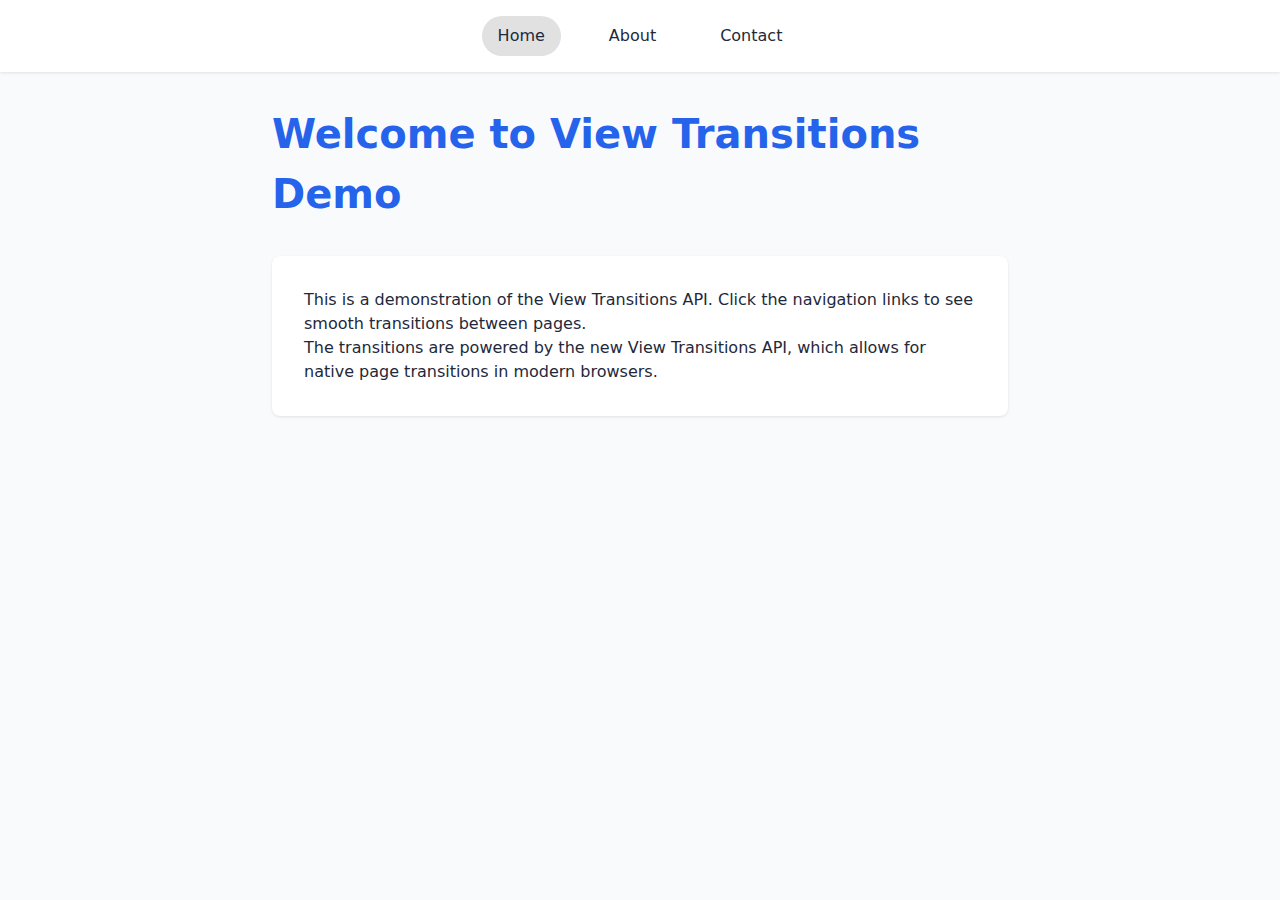
<file: index.html>
<!DOCTYPE html>
<html lang="en">

<head>
  <meta charset="UTF-8">
  <meta name="viewport" content="width=device-width, initial-scale=1.0">
  <title>Home - View Transitions Demo</title>
  <link rel="stylesheet" href="styles.css">
</head>

<body>
  <nav>
    <ul>
      <li><a href="index.html" aria-current="page">Home</a></li>
      <li><a href="about.html">About</a></li>
      <li><a href="contact.html">Contact</a></li>
    </ul>
  </nav>

  <div class="container">
    <main>
      <h1>Welcome to View Transitions Demo</h1>
      <div class="content">
        <p>This is a demonstration of the View Transitions API. Click the navigation links to see smooth transitions between pages.</p>
        <p>The transitions are powered by the new View Transitions API, which allows for native page transitions in modern browsers.</p>
      </div>
    </main>
  </div>
  <script type="speculationrules">
  {
    "prerender": [
      {
        "where": {
          "href_matches": "/*"
        },
        "eagerness": "moderate"
      }
    ]
  }
</script>
</body>

</html>
</file>
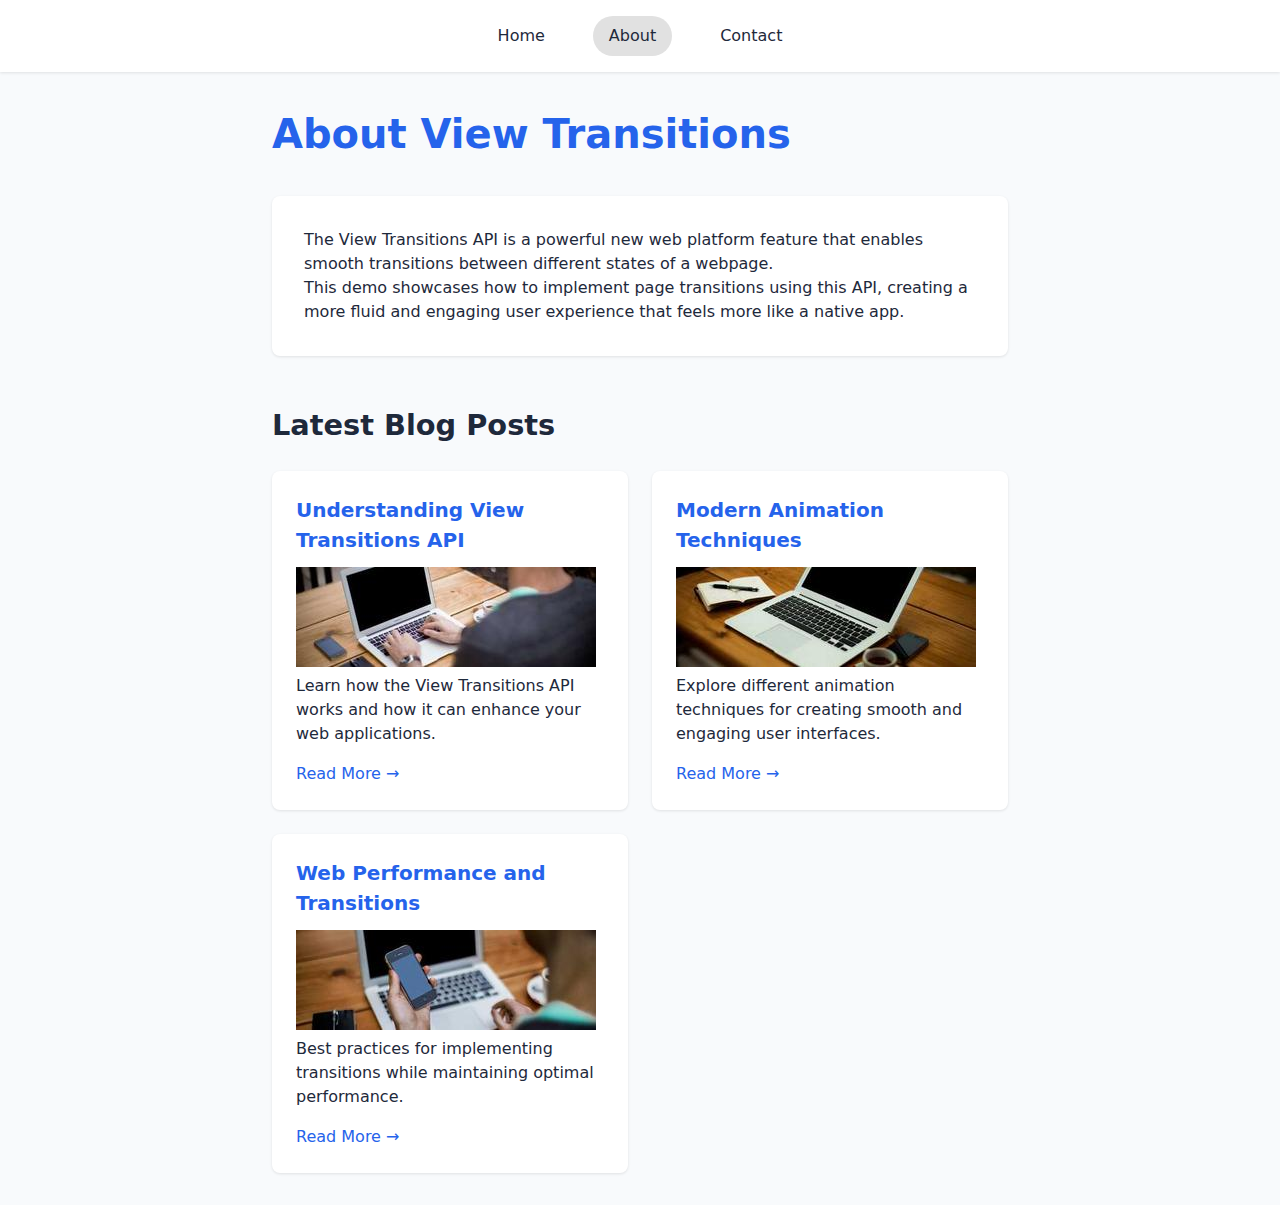
<file: about.html>
<!DOCTYPE html>
<html lang="en">

<head>
  <meta charset="UTF-8">
  <meta name="viewport" content="width=device-width, initial-scale=1.0">
  <title>About - View Transitions Demo</title>
  <link rel="stylesheet" href="styles.css">

  <link rel="preload" href="https://picsum.photos/id/1/800/300" as="image" fetchpriority="high">

  <link rel="preload" href="https://picsum.photos/id/2/800/300" as="image" fetchpriority="high">

  <link rel="preload" href="https://picsum.photos/id/3/800/300" as="image" fetchpriority="high">
</head>

<body>
  <nav>
    <ul>
      <li><a href="index.html">Home</a></li>
      <li><a href="about.html" aria-current="page">About</a></li>
      <li><a href="contact.html">Contact</a></li>
    </ul>
  </nav>

  <div class="container">
    <main>
      <h1>About View Transitions</h1>
      <div class="content">
        <p>The View Transitions API is a powerful new web platform feature that enables smooth transitions between
          different states of a webpage.</p>
        <p>This demo showcases how to implement page transitions using this API, creating a more fluid and engaging user
          experience that feels more like a native app.</p>
      </div>
      <div class="blogs">
        <h2>Latest Blog Posts</h2>
        <div class="blog-grid">
          <article class="blog-card">
            <h3><a href="blog-view-transitions.html">Understanding View Transitions API</a></h3>
            <img src="1-300x100.jpg" height="100" width="300">
            <p>Learn how the View Transitions API works and how it can enhance your web applications.</p>
            <a href="blog-view-transitions.html" class="read-more">Read More →</a>
          </article>
          <article class="blog-card">
            <h3><a href="blog-animation-techniques.html">Modern Animation Techniques</a></h3>
            <img src="2-300x100.jpg" height="100" width="300">
            <p>Explore different animation techniques for creating smooth and engaging user interfaces.</p>
            <a href="blog-animation-techniques.html" class="read-more">Read More →</a>
          </article>
          <article class="blog-card">
            <h3><a href="blog-web-performance.html">Web Performance and Transitions</a></h3>
            <img src="3-300x100.jpg" height="100" width="300">
            <p>Best practices for implementing transitions while maintaining optimal performance.</p>
            <a href="blog-web-performance.html" class="read-more">Read More →</a>
          </article>
        </div>
      </div>
    </main>
  </div>
  <script type="speculationrules">
  {
    "prerender": [
      {
        "where": {
          "href_matches": "/*"
        },
        "eagerness": "moderate"
      }
    ]
  }
</script>
</body>

</html>
</file>
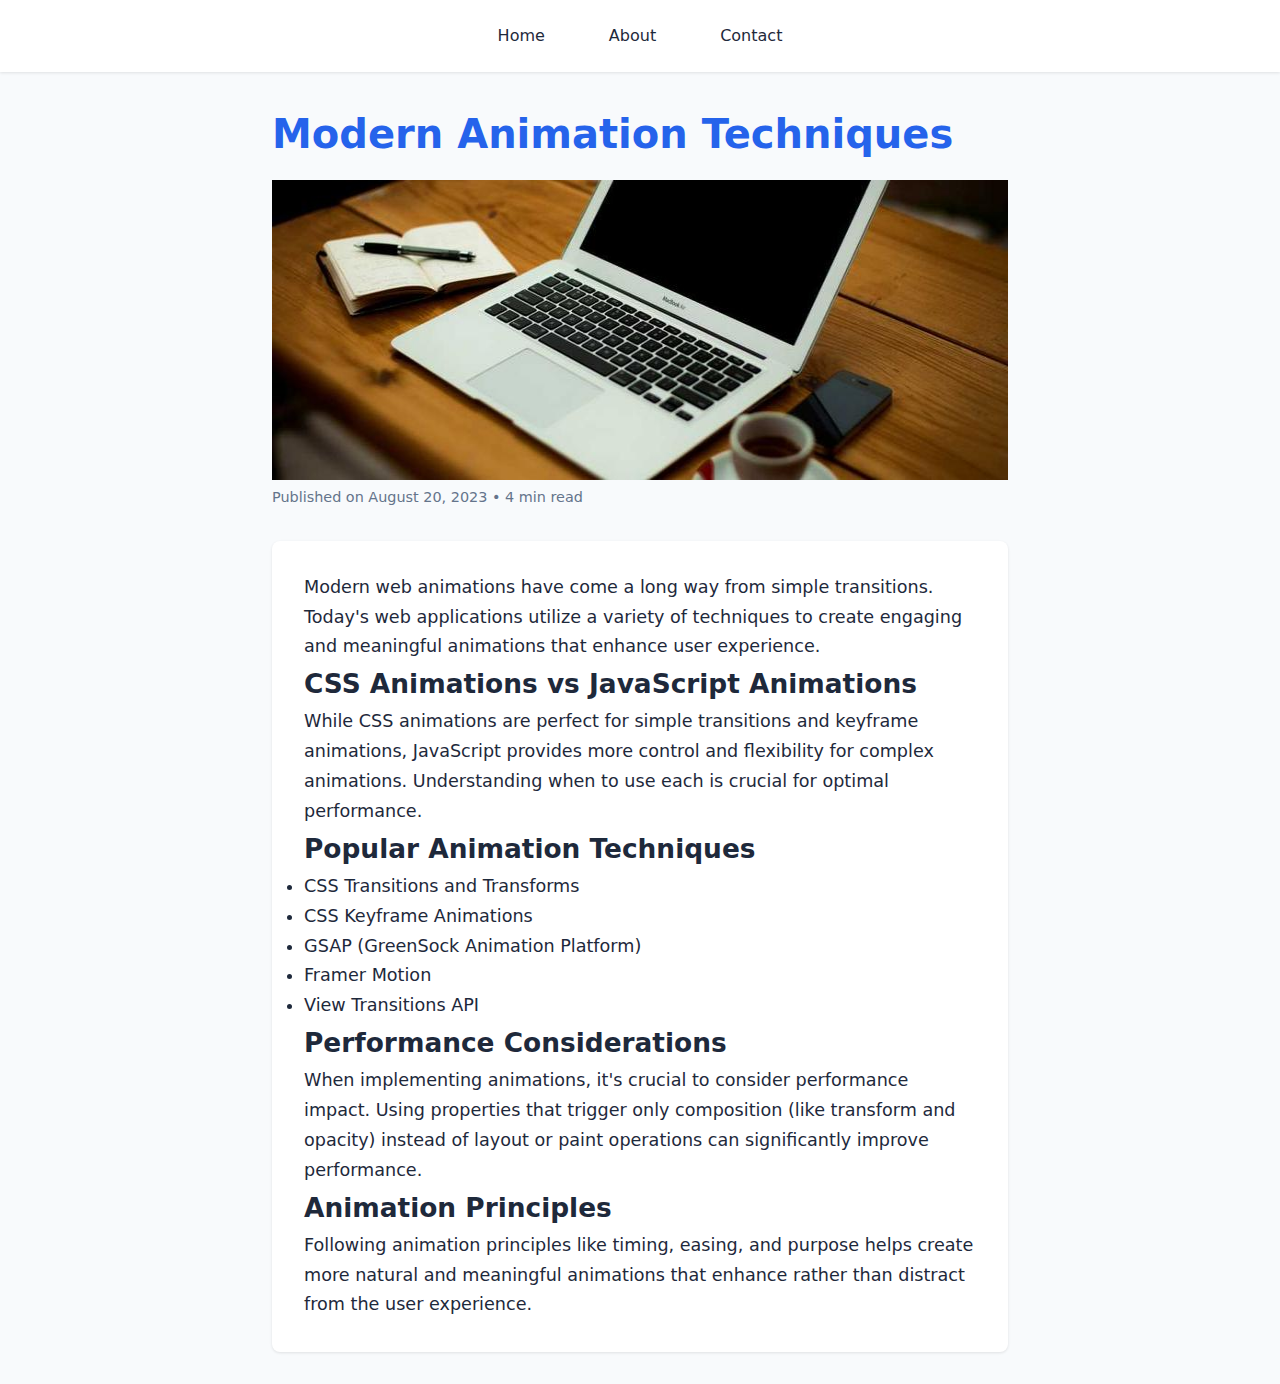
<file: blog-animation-techniques.html>
<!DOCTYPE html>
<html lang="en">

<head>
  <meta charset="UTF-8">
  <meta name="viewport" content="width=device-width, initial-scale=1.0">
  <title>Modern Animation Techniques - Blog</title>
  <link rel="stylesheet" href="styles.css">
</head>

<body>
  <nav>
    <ul>
      <li><a href="index.html">Home</a></li>
      <li><a href="about.html">About</a></li>
      <li><a href="contact.html">Contact</a></li>
    </ul>
  </nav>

  <div class="container">
    <main>
      <article class="blog-post">
        <h1 style="view-transition-name: blog-title">Modern Animation Techniques</h1>
        <img src="2-800x300.jpg" height="300" width="736" style="view-transition-name: blog-image;" loading="eager"
          blocking="render">
        <div class="meta">Published on August 20, 2023 • 4 min read</div>
        <div class="content">
          <p>Modern web animations have come a long way from simple transitions. Today's web applications utilize a
            variety of techniques to create engaging and meaningful animations that enhance user experience.</p>

          <h2>CSS Animations vs JavaScript Animations</h2>
          <p>While CSS animations are perfect for simple transitions and keyframe animations, JavaScript provides more
            control and flexibility for complex animations. Understanding when to use each is crucial for optimal
            performance.</p>

          <h2>Popular Animation Techniques</h2>
          <ul>
            <li>CSS Transitions and Transforms</li>
            <li>CSS Keyframe Animations</li>
            <li>GSAP (GreenSock Animation Platform)</li>
            <li>Framer Motion</li>
            <li>View Transitions API</li>
          </ul>

          <h2>Performance Considerations</h2>
          <p>When implementing animations, it's crucial to consider performance impact. Using properties that trigger
            only composition (like transform and opacity) instead of layout or paint operations can significantly
            improve performance.</p>

          <h2>Animation Principles</h2>
          <p>Following animation principles like timing, easing, and purpose helps create more natural and meaningful
            animations that enhance rather than distract from the user experience.</p>
        </div>
      </article>
    </main>
  </div>
  <script type="speculationrules">
  {
    "prerender": [
      {
        "where": {
          "href_matches": "/*"
        },
        "eagerness": "moderate"
      }
    ]
  }
</script>
</body>

</html>
</file>
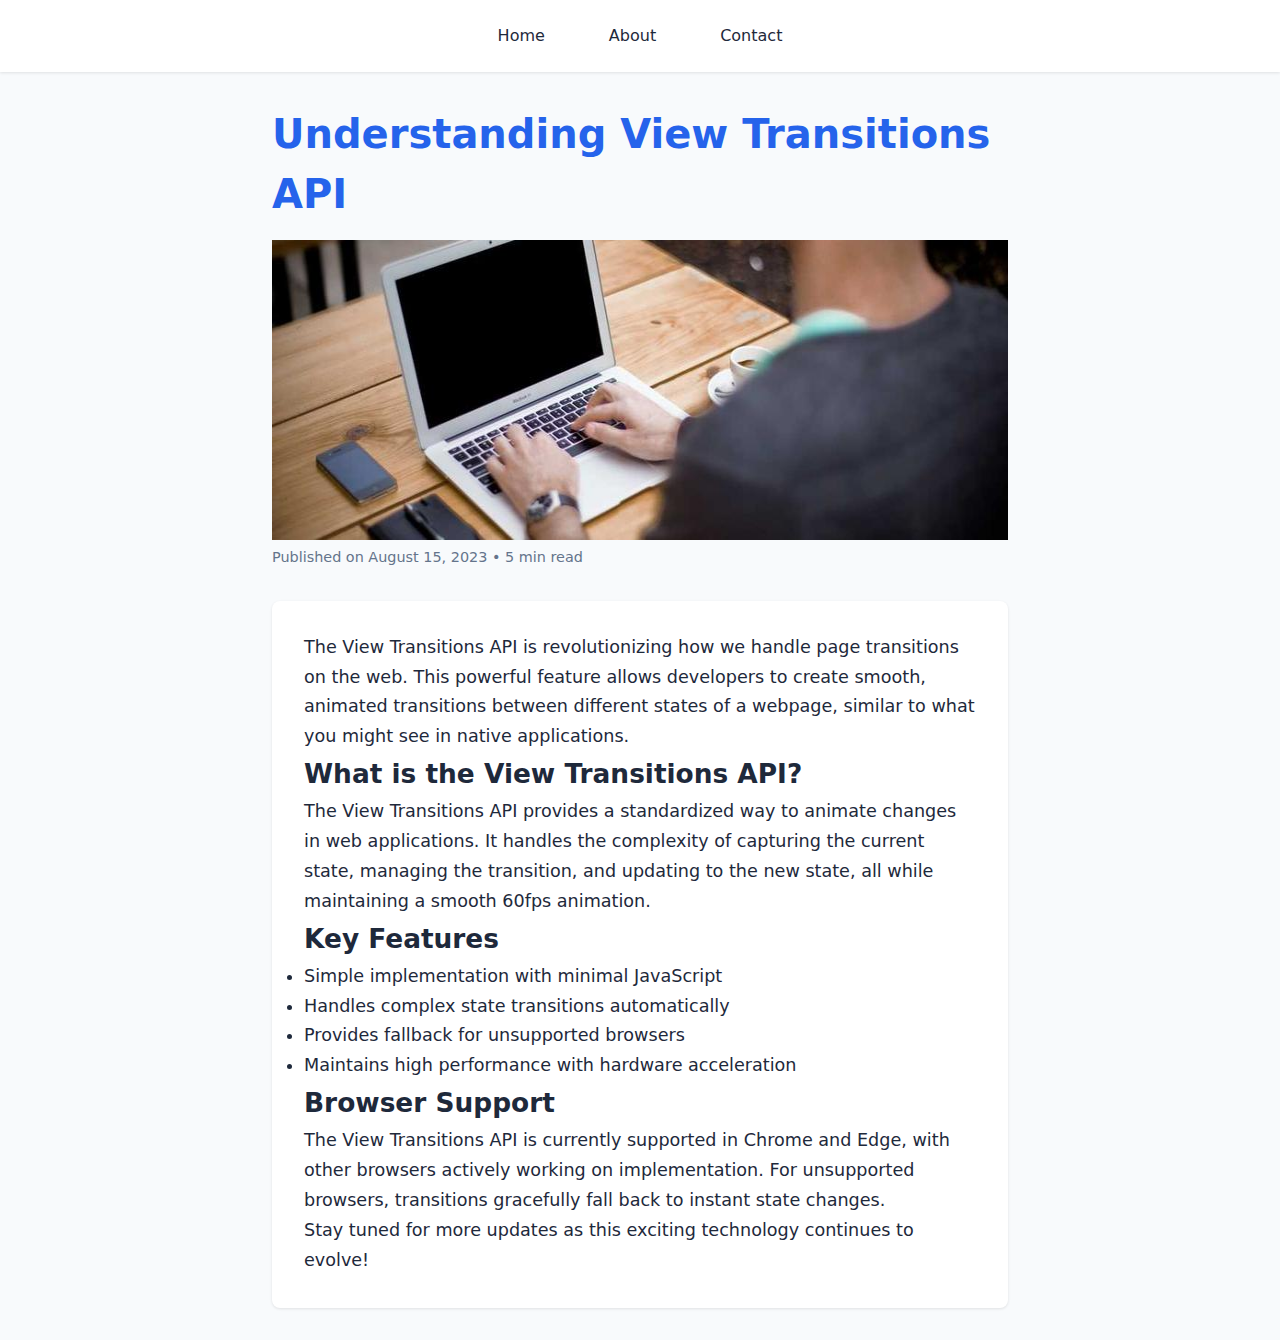
<file: blog-view-transitions.html>
<!DOCTYPE html>
<html lang="en">

<head>
  <meta charset="UTF-8">
  <meta name="viewport" content="width=device-width, initial-scale=1.0">
  <title>Understanding View Transitions API - Blog</title>
  <link rel="stylesheet" href="styles.css">
</head>

<body>
  <nav>
    <ul>
      <li><a href="index.html">Home</a></li>
      <li><a href="about.html">About</a></li>
      <li><a href="contact.html">Contact</a></li>
    </ul>
  </nav>

  <div class="container">
    <main>
      <article class="blog-post">
        <h1 style="view-transition-name: blog-title">Understanding View Transitions API</h1>
        <img src="1-800x300.jpg" height="300" width="736" style="view-transition-name: blog-image;" loading="eager"
          blocking="render">
        <div class="meta">Published on August 15, 2023 • 5 min read</div>
        <div class="content">
          <p>The View Transitions API is revolutionizing how we handle page transitions on the web. This powerful
            feature allows developers to create smooth, animated transitions between different states of a webpage,
            similar to what you might see in native applications.</p>

          <h2>What is the View Transitions API?</h2>
          <p>The View Transitions API provides a standardized way to animate changes in web applications. It handles the
            complexity of capturing the current state, managing the transition, and updating to the new state, all while
            maintaining a smooth 60fps animation.</p>

          <h2>Key Features</h2>
          <ul>
            <li>Simple implementation with minimal JavaScript</li>
            <li>Handles complex state transitions automatically</li>
            <li>Provides fallback for unsupported browsers</li>
            <li>Maintains high performance with hardware acceleration</li>
          </ul>

          <h2>Browser Support</h2>
          <p>The View Transitions API is currently supported in Chrome and Edge, with other browsers actively working on
            implementation. For unsupported browsers, transitions gracefully fall back to instant state changes.</p>

          <p>Stay tuned for more updates as this exciting technology continues to evolve!</p>
        </div>
      </article>
    </main>
  </div>
  <script type="speculationrules">
  {
    "prerender": [
      {
        "where": {
          "href_matches": "/*"
        },
        "eagerness": "moderate"
      }
    ]
  }
</script>
</body>

</html>
</file>
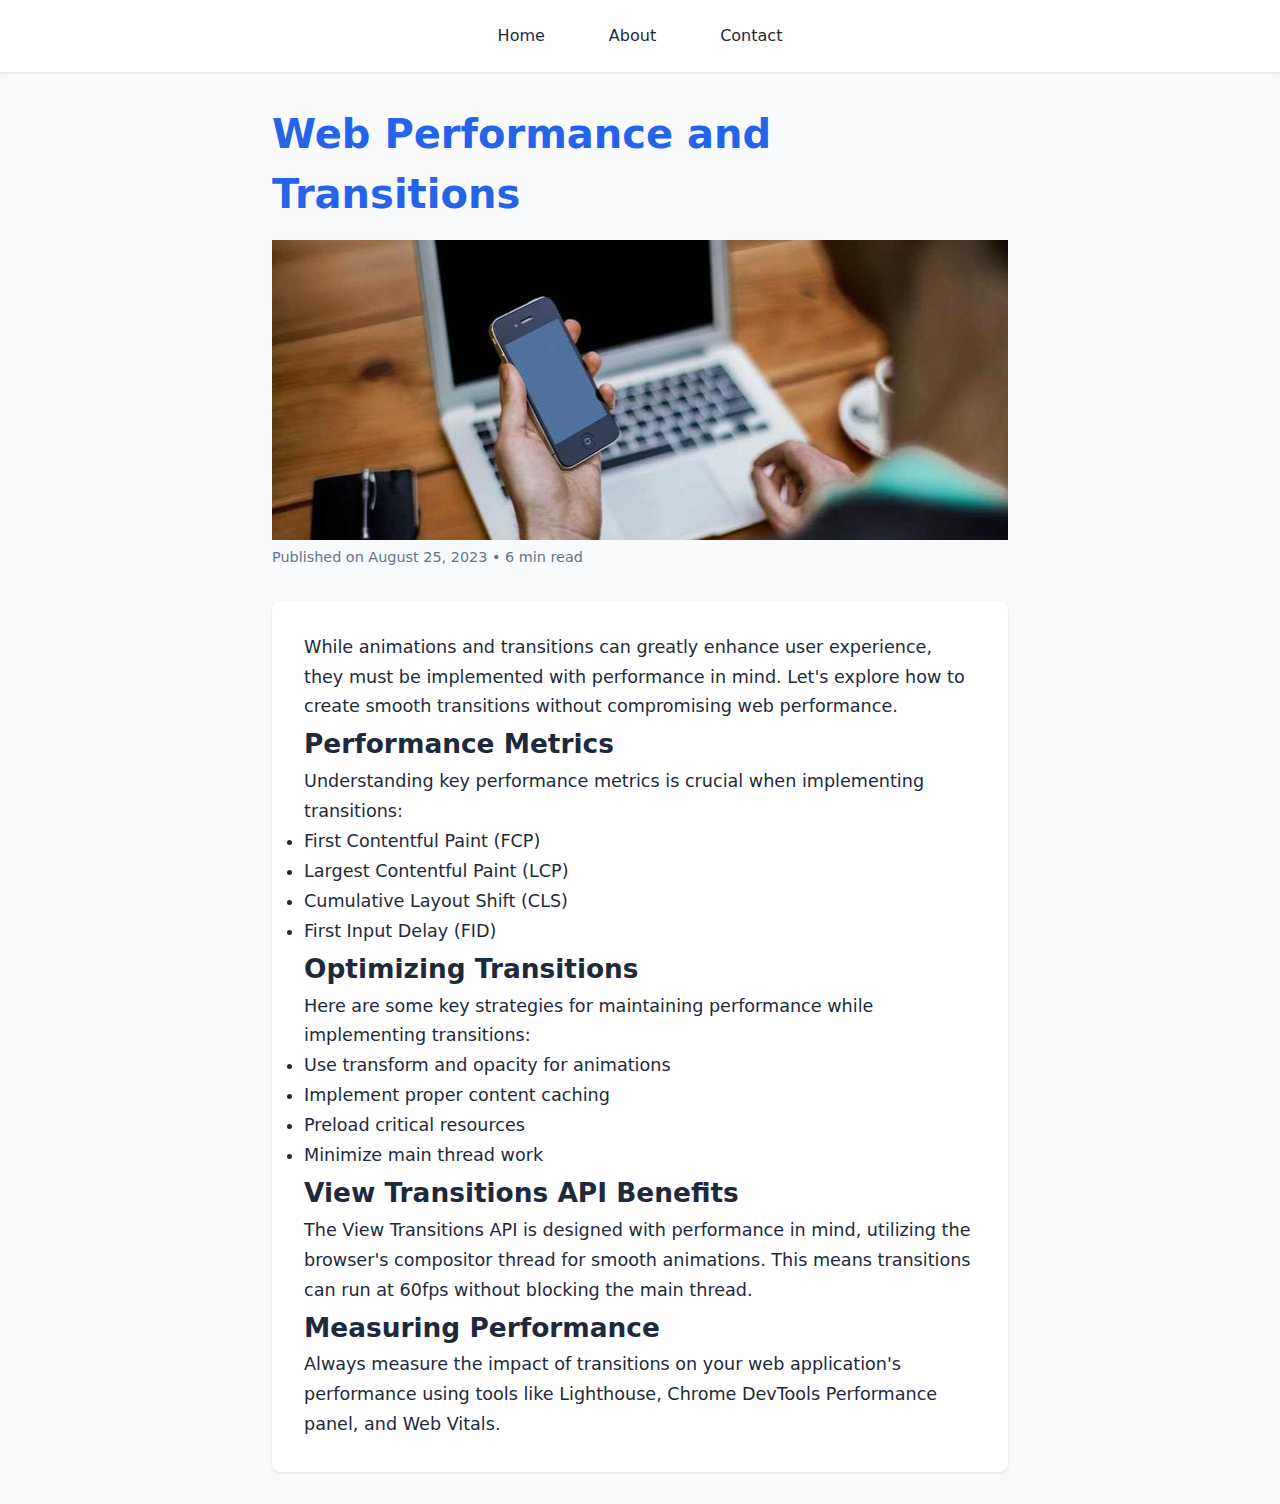
<file: blog-web-performance.html>
<!DOCTYPE html>
<html lang="en">

<head>
  <meta charset="UTF-8">
  <meta name="viewport" content="width=device-width, initial-scale=1.0">
  <title>Web Performance and Transitions - Blog</title>
  <link rel="stylesheet" href="styles.css">
</head>

<body>
  <nav>
    <ul>
      <li><a href="index.html">Home</a></li>
      <li><a href="about.html">About</a></li>
      <li><a href="contact.html">Contact</a></li>
    </ul>
  </nav>

  <div class="container">
    <main>
      <article class="blog-post">
        <h1 style="view-transition-name: blog-title">Web Performance and Transitions</h1>
        <img src="3-800x300.jpg" height="300" width="736" style="view-transition-name: blog-image;" loading="eager"
          blocking="render">
        <div class="meta">Published on August 25, 2023 • 6 min read</div>
        <div class="content">
          <p>While animations and transitions can greatly enhance user experience, they must be implemented with
            performance in mind. Let's explore how to create smooth transitions without compromising web performance.
          </p>

          <h2>Performance Metrics</h2>
          <p>Understanding key performance metrics is crucial when implementing transitions:</p>
          <ul>
            <li>First Contentful Paint (FCP)</li>
            <li>Largest Contentful Paint (LCP)</li>
            <li>Cumulative Layout Shift (CLS)</li>
            <li>First Input Delay (FID)</li>
          </ul>

          <h2>Optimizing Transitions</h2>
          <p>Here are some key strategies for maintaining performance while implementing transitions:</p>
          <ul>
            <li>Use transform and opacity for animations</li>
            <li>Implement proper content caching</li>
            <li>Preload critical resources</li>
            <li>Minimize main thread work</li>
          </ul>

          <h2>View Transitions API Benefits</h2>
          <p>The View Transitions API is designed with performance in mind, utilizing the browser's compositor thread
            for smooth animations. This means transitions can run at 60fps without blocking the main thread.</p>

          <h2>Measuring Performance</h2>
          <p>Always measure the impact of transitions on your web application's performance using tools like Lighthouse,
            Chrome DevTools Performance panel, and Web Vitals.</p>
        </div>
      </article>
    </main>
  </div>
  <script type="speculationrules">
  {
    "prerender": [
      {
        "where": {
          "href_matches": "/*"
        },
        "eagerness": "moderate"
      }
    ]
  }
</script>
</body>

</html>
</file>
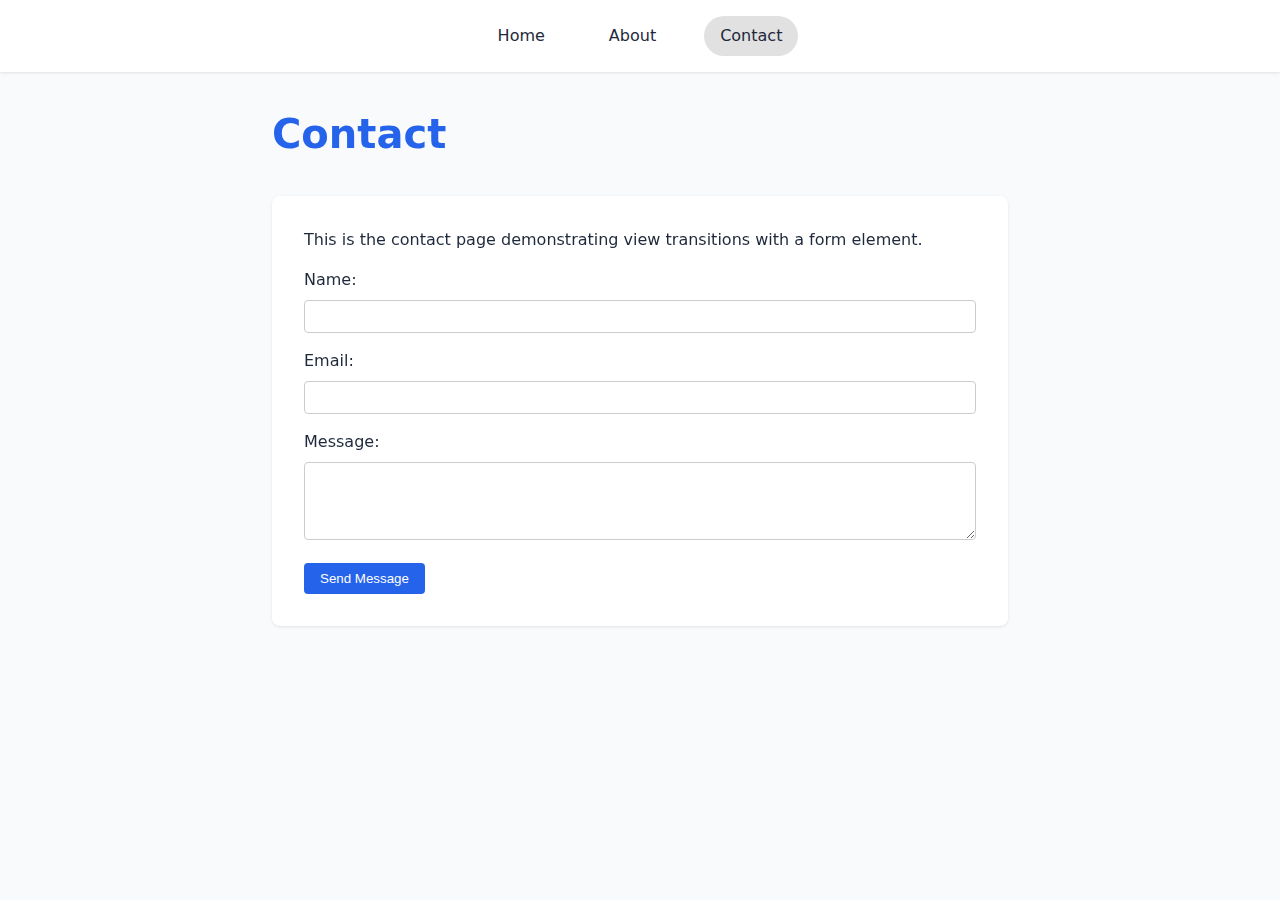
<file: contact.html>
<!DOCTYPE html>
<html lang="en">
<head>
    <meta charset="UTF-8">
    <meta name="viewport" content="width=device-width, initial-scale=1.0">
    <title>Contact - View Transitions Demo</title>
    <link rel="stylesheet" href="styles.css">
</head>
<body>
    <nav>
        <ul>
            <li><a href="index.html">Home</a></li>
            <li><a href="about.html">About</a></li>
            <li><a href="contact.html" aria-current="page">Contact</a></li>
        </ul>
    </nav>

    <div class="container">
        <main>
            <h1>Contact</h1>
            <div class="content">
                <p>This is the contact page demonstrating view transitions with a form element.</p>
                <form style="margin-top: 1rem;">
                    <div style="margin-bottom: 1rem;">
                        <label for="name" style="display: block; margin-bottom: 0.5rem;">Name:</label>
                        <input type="text" id="name" name="name" style="width: 100%; padding: 0.5rem; border: 1px solid #ccc; border-radius: 0.25rem;">
                    </div>
                    <div style="margin-bottom: 1rem;">
                        <label for="email" style="display: block; margin-bottom: 0.5rem;">Email:</label>
                        <input type="email" id="email" name="email" style="width: 100%; padding: 0.5rem; border: 1px solid #ccc; border-radius: 0.25rem;">
                    </div>
                    <div style="margin-bottom: 1rem;">
                        <label for="message" style="display: block; margin-bottom: 0.5rem;">Message:</label>
                        <textarea id="message" name="message" rows="4" style="width: 100%; padding: 0.5rem; border: 1px solid #ccc; border-radius: 0.25rem;"></textarea>
                    </div>
                    <button type="submit" style="background-color: var(--primary-color); color: white; padding: 0.5rem 1rem; border: none; border-radius: 0.25rem; cursor: pointer;">Send Message</button>
                </form>
            </div>
        </main>
    </div>
    <script type="speculationrules">
  {
    "prerender": [
      {
        "where": {
          "href_matches": "/*"
        },
        "eagerness": "moderate"
      }
    ]
  }
</script>
</body>
</html>
</file>
<file: styles.css>
/* CSS Variables */
@layer base.variables {
  :root {
    --primary-color: #2563eb;
    --background-color: #f8fafc;
    --text-color: #1e293b;
  }
}

/* Define layer order */
@layer base, layout, components, utilities, animations;

/* Base Layer */
@layer base {
  /* Reset */
  * {
    box-sizing: border-box;
    margin: 0;
    padding: 0;
  }

  body {
    min-height: 100vh;
    font-family: system-ui, -apple-system, sans-serif;
    line-height: 1.5;
    color: var(--text-color);
    background-color: var(--background-color);
  }

  /* Typography */
  h1 {
    margin-bottom: 1rem;
    font-size: 2.5rem;
    color: var(--primary-color);
  }
}

/* Layout Layer */
@layer layout {
  .container {
    max-width: 800px;
    margin: 0 auto;
    padding: 2rem;
  }

  .content {
    margin-top: 2rem;
    padding: 2rem;
    border-radius: 0.5rem;
    background-color: white;
    box-shadow: 0 1px 3px rgba(0,0,0,0.1);
  }

  .blog-grid {
    display: grid;
    grid-template-columns: repeat(auto-fit, minmax(300px, 1fr));
    gap: 1.5rem;
  }
}

/* Components Layer */
@layer components {
  /* Navigation */
  nav {
    padding: 1rem;
    background-color: white;
    box-shadow: 0 1px 3px rgba(0,0,0,0.1);
    isolation: isolate;
  }

  nav:has([aria-current="page"]):after {
    position: absolute;
    display: block;
    width: calc(anchor-size(width));
    height: calc(anchor-size(height));
    content: '';
    border-radius: 10rem;
    background: #e1e1e1;
    position-anchor: --nav-shadow;
    view-transition-name: nav-shadow;
    position-area: center center;
  }

  nav:has([aria-current="page"]):after {
    @starting-style {
      opacity: 0;
    }
  }

  nav ul {
    position: relative;
    z-index: 1;
    display: flex;
    justify-content: center;
    gap: 2rem;
    list-style: none;
    view-transition-name: navigation;
  }

  nav a {
    display: block;
    padding: .5rem 1rem;
    transition: color 0.2s;
    font-weight: 500;
    text-decoration: none;
    color: var(--text-color);
  }

  nav a[aria-current="page"] {
    anchor-name: --nav-shadow;
  }

  @supports not (anchor-name: --nav-shadow){
    nav a[aria-current="page"] {
      border-radius: 10rem;
      background: #e1e1e1;
    }
  }

  nav a:hover {
    color: var(--primary-color);
  }

  /* Blog Components */
  .blogs {
    margin-top: 3rem;
  }

  .blogs h2 {
    margin-bottom: 1.5rem;
    font-size: 1.8rem;
    color: var(--text-color);
  }

  .blog-card {
    padding: 1.5rem;
    transition: transform 0.2s, box-shadow 0.2s;
    border-radius: 0.5rem;
    background: white;
    box-shadow: 0 1px 3px rgba(0,0,0,0.1);
  }

  .blog-card:hover {
    transform: translateY(-2px);
    box-shadow: 0 4px 6px rgba(0,0,0,0.1);
  }

  .blog-card h3 {
    margin-bottom: 0.75rem;
    font-size: 1.25rem;
    text-wrap: pretty;
    color: var(--primary-color);
  }

  .blog-card h3 a {
    text-decoration: none;
    color: inherit;
  }

  .blog-card p {
    margin-bottom: 1rem;
    line-height: 1.5;
    color: var(--text-color);
  }

  /* Blog Post */
  .blog-post h1 {
    margin-bottom: 1rem;
    font-size: 2.5rem;
    color: var(--primary-color);
  }

  .blog-post .content {
    font-size: 1.1rem;
    line-height: 1.7;
  }

  .blog-post .meta {
    margin-bottom: 2rem;
    font-size: 0.9rem;
    color: #64748b;
  }

  /* Links */
  .read-more {
    display: inline-block;
    transition: transform 0.2s;
    font-weight: 500;
    text-decoration: none;
    color: var(--primary-color);
  }

  .read-more:hover {
    transform: translateX(4px);
  }
}

/* Utilities Layer */
@layer utilities {
  main {
    view-transition-name: main;
  }

  .blog-card:hover h3 {
    view-transition-name: blog-title;
  }

  .blog-card:hover img {
    view-transition-name: blog-image;
  }
}

/* Animations Layer */
@layer animations {
  /* View Transitions */
  @view-transition {
    navigation: auto;
  }

  ::view-transition-group(nav-shadow) {
    animation-duration: .5s;
    animation-timing-function: linear(
      0, 0.14 4%, 0.94 17%, 1.15 24% 30%, 1.02 43%, 0.98 51%, 1
    );
    animation-fill-mode: both;
  }

  ::view-transition-old(nav-shadow),
  ::view-transition-new(nav-shadow) {
    height: 100%;
  }

  ::view-transition-group(navigation) {
    z-index: 1;
  }

  ::view-transition-old(main) {
    animation:
      .2s cubic-bezier(0.4, 0, 1, 1) both fade-out,
      .5s cubic-bezier(0.4, 0, 0.2, 1) both slide-out;
  }

  ::view-transition-new(main) {
    animation:
      .3s cubic-bezier(0, 0, 0.2, 1) 90ms both fade-in,
      .5s cubic-bezier(0.4, 0, 0.2, 1) both slide-in;
  }

  /* Keyframe Animations */
  @keyframes fade-in {
    from { opacity: 0; }
  }

  @keyframes fade-out {
    to { opacity: 0; }
  }

  @keyframes slide-in {
    from { transform: translateY(-2rem); }
  }

  @keyframes slide-out {
    to { transform: translateY(5rem); }
  }
}
`
</file>
